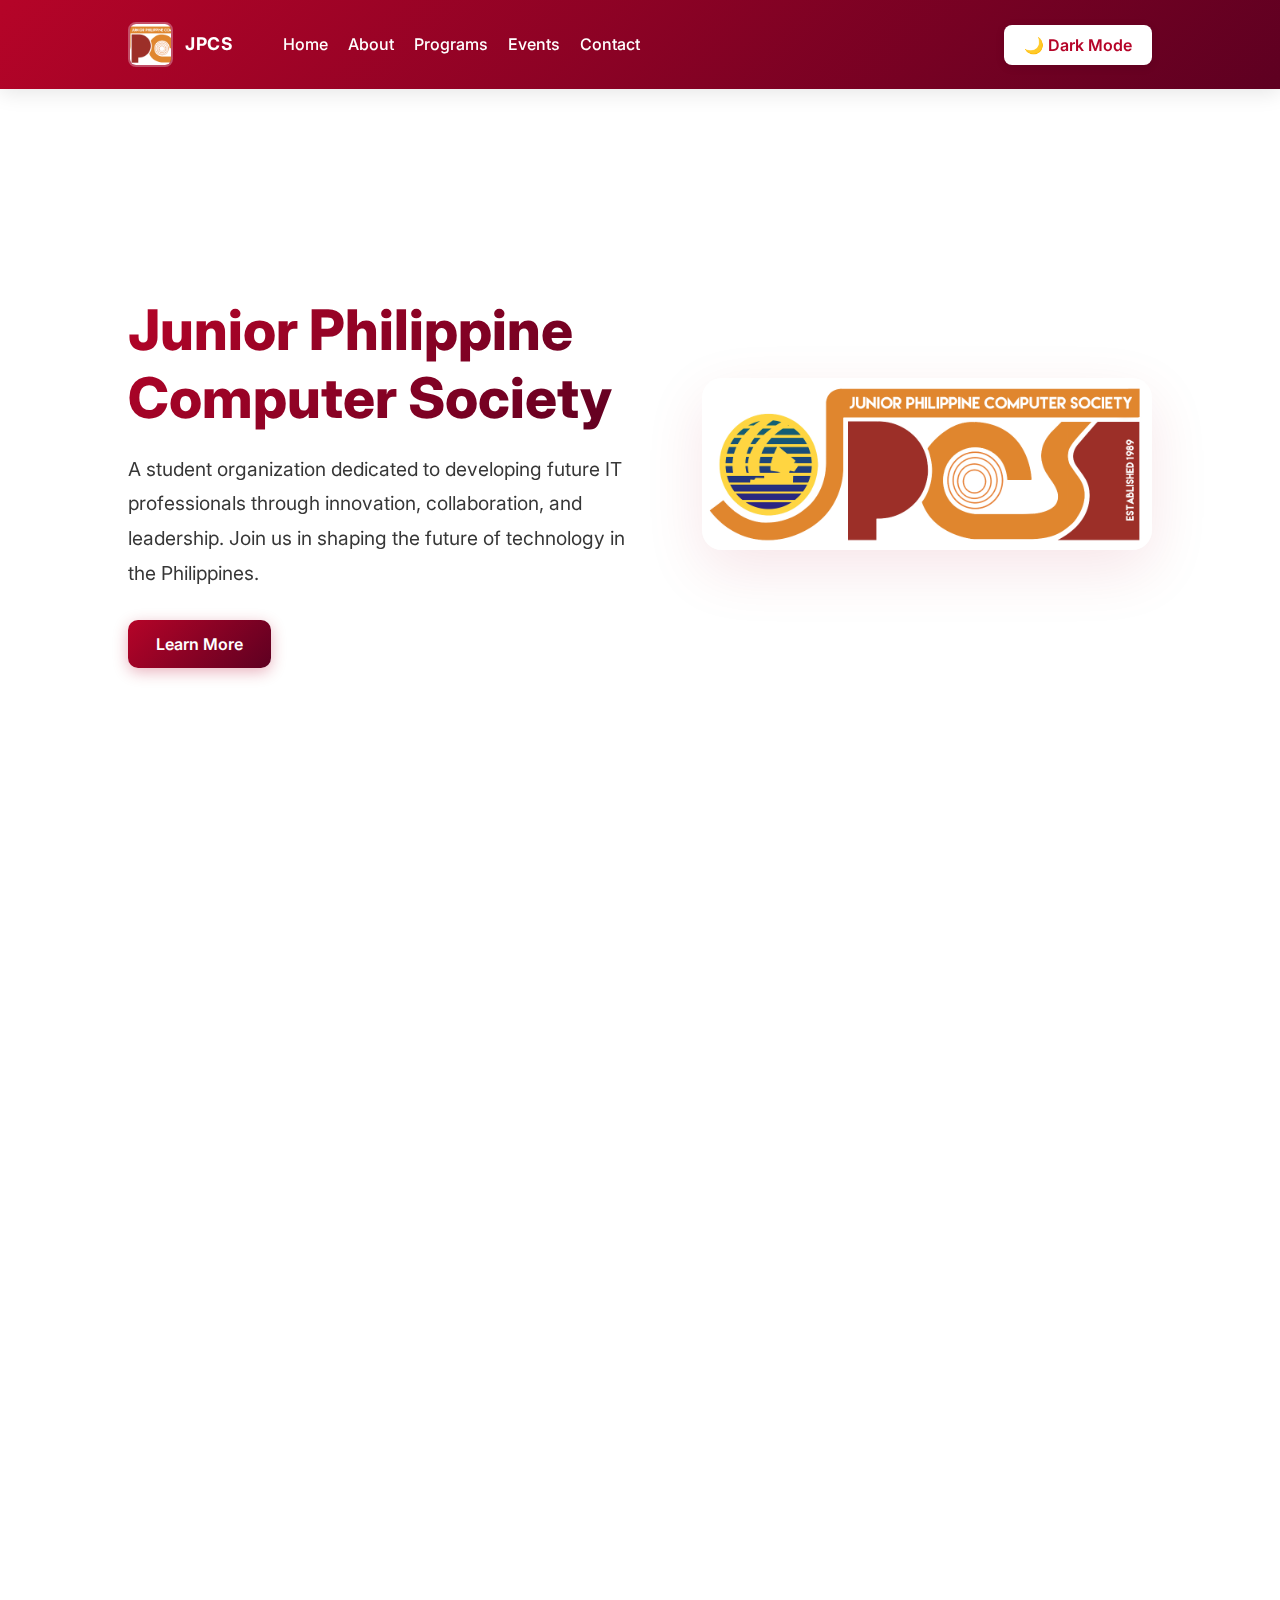
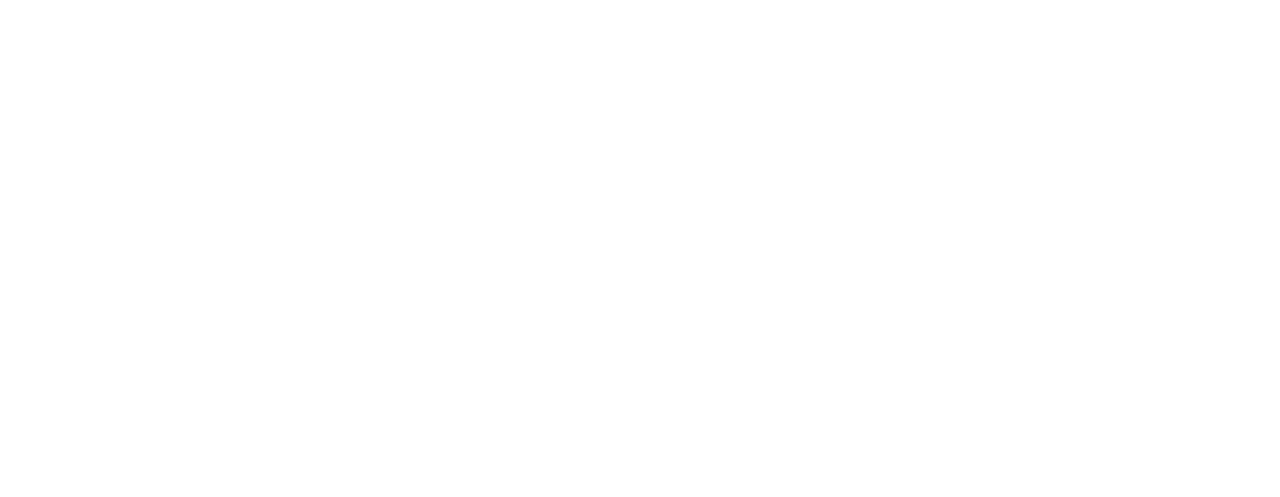
<file: PRELIM-EXAM/index.html>
<!DOCTYPE html>
<html>
<head>
  <title>JPCS | Home</title>
  <link rel="stylesheet" href="css/style.css">
  <link rel="preconnect" href="https://fonts.googleapis.com">
  <link rel="preconnect" href="https://fonts.gstatic.com" crossorigin>
  <link href="https://fonts.googleapis.com/css2?family=Inter:wght@400;500;600;700;800&display=swap" rel="stylesheet">
</head>
<body>

<nav>
  <div class="nav-left">
    <a href="index.html" class="logo-container">
      <img src="images/JPCSlogo.jpg" alt="JPCS Logo" class="logo">
      <span class="logo-text">JPCS</span>
    </a>
    <div class="nav-links">
      <a href="index.html">Home</a>
      <a href="about.html">About</a>
      <a href="programs.html">Programs</a>
      <a href="events.html">Events</a>
      <a href="contact.html">Contact</a>
    </div>
  </div>
  <button id="darkToggle" class="toggle">🌙 Dark Mode</button>
</nav>

<div class="container">

  <section class="hero fade">
    <div class="hero-text">
      <h1>Junior Philippine Computer Society</h1>
      <p>
        A student organization dedicated to developing future IT professionals
        through innovation, collaboration, and leadership. Join us in shaping
        the future of technology in the Philippines.
      </p>
      <button onclick="location.href='about.html'">Learn More</button>
    </div>

    <img src="images/JPCSlogo.jpg" alt="Technology and Innovation">
  </section>

  <section class="section fade">
    <h2>What We Do</h2>
    <div class="card card-with-image">
      <img src="images/jpcs-mol.jpg" alt="Workshop" class="card-image">
      <div class="card-content">
        <p>
          We organize workshops, seminars, and projects that enhance both technical
          and professional skills. Our programs are designed to prepare students for
          real-world challenges in the IT industry.
        </p>
      </div>
    </div>
  </section>

  <div class="image-section fade">
    <img src="images/jpcs-mol2.jpg" alt="Team Collaboration">
    <div class="image-section-content">
      <h3>Collaborative Learning</h3>
      <p>
        Work alongside fellow students on exciting projects, share knowledge,
        and build lasting connections in the tech community. Together, we grow
        stronger and more capable.
      </p>
    </div>
  </div>

  <div class="image-section fade">
    <div class="image-section-content">
      <h3>Industry Connections</h3>
      <p>
        Connect with industry professionals, attend exclusive tech talks, and
        gain insights into the latest trends and opportunities in information
        technology.
      </p>
    </div>
    <img src="images/jpcs-mol1.jpg" alt="Industry Professionals">
  </div>

</div>

<script src="js/main.js"></script>
</body>
</html>
</file>
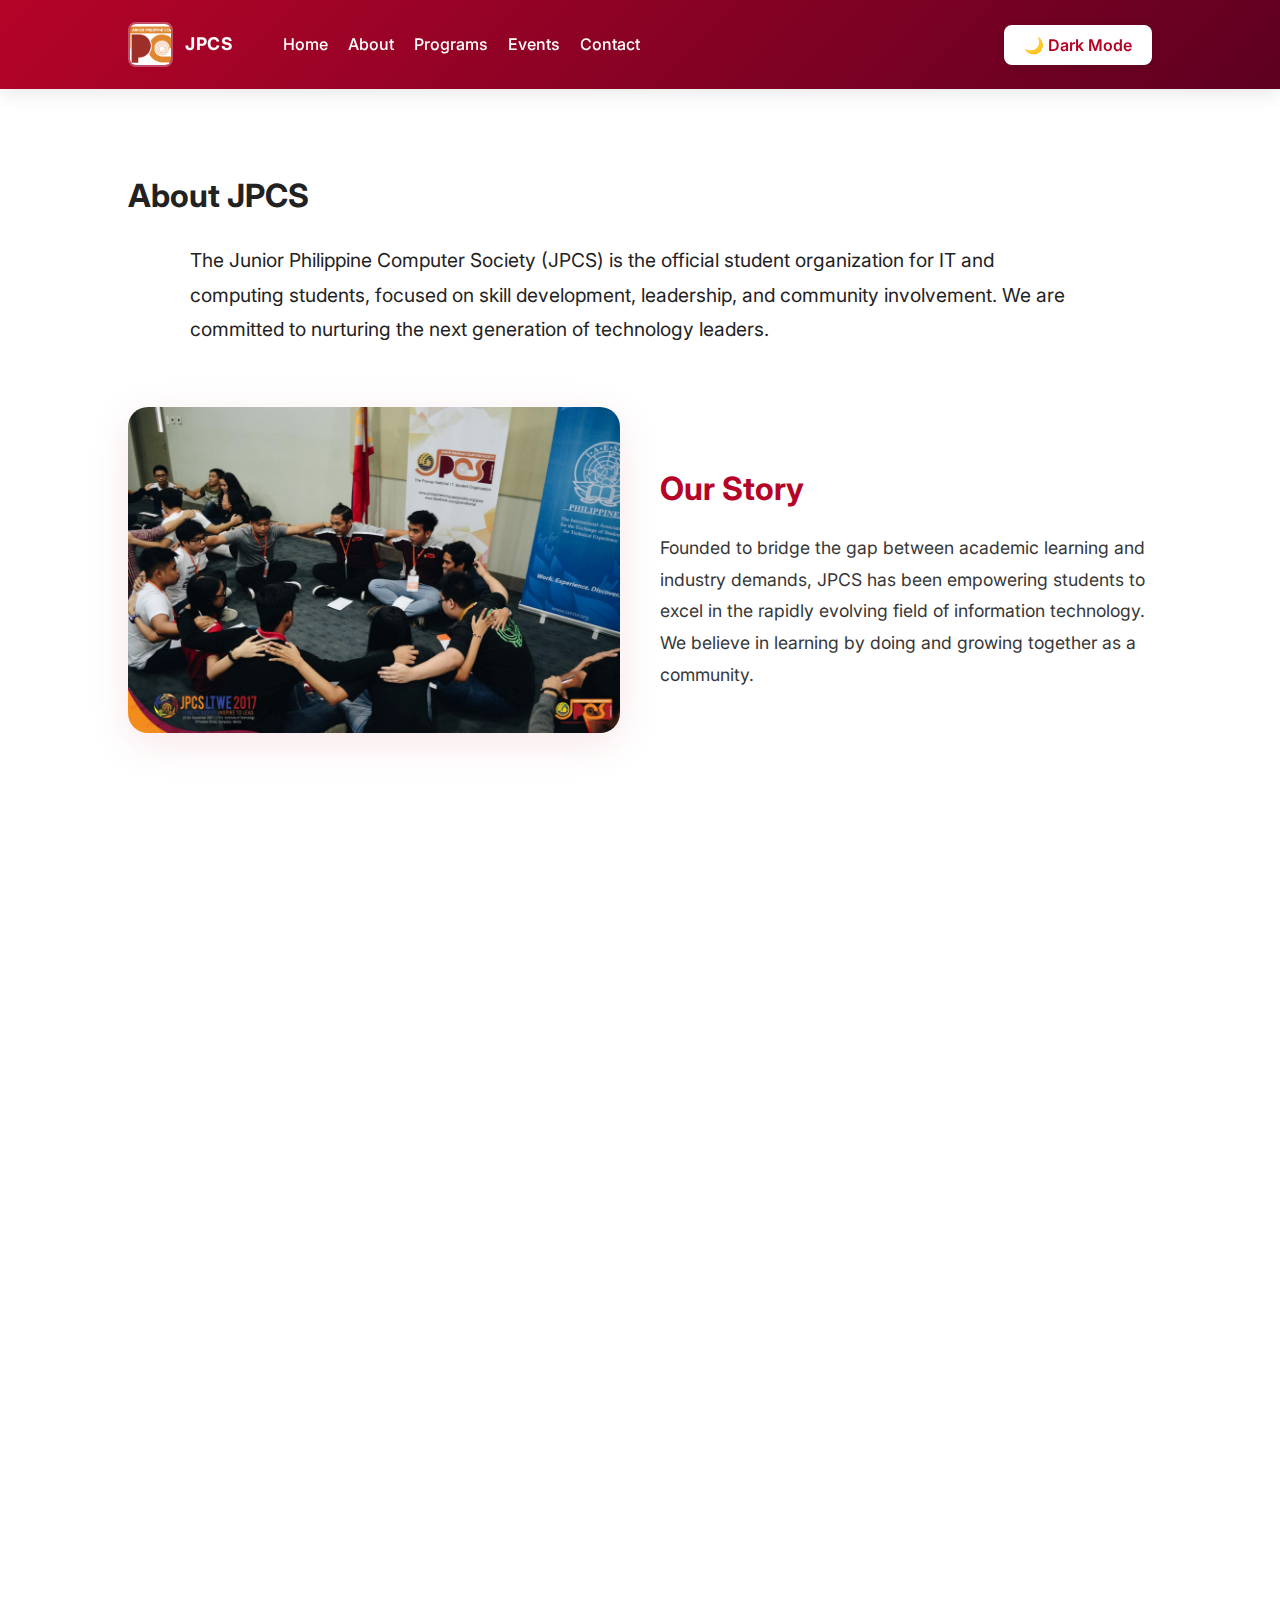
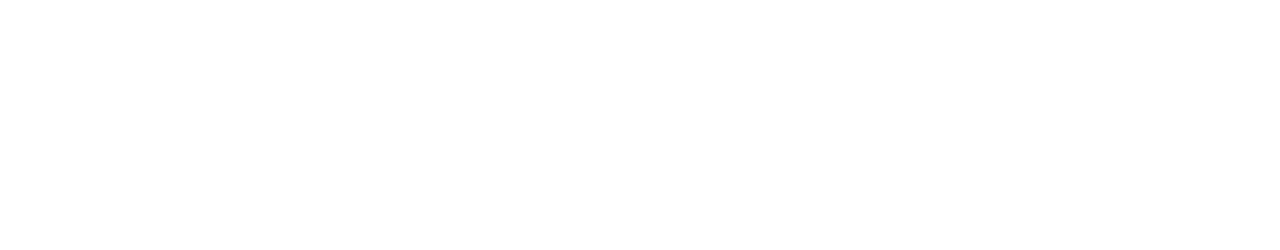
<file: PRELIM-EXAM/about.html>
<!DOCTYPE html>
<html>
<head>
  <title>About JPCS</title>
  <link rel="stylesheet" href="css/style.css">
  <link rel="preconnect" href="https://fonts.googleapis.com">
  <link rel="preconnect" href="https://fonts.gstatic.com" crossorigin>
  <link href="https://fonts.googleapis.com/css2?family=Inter:wght@400;500;600;700;800&display=swap" rel="stylesheet">
</head>
<body>

<nav>
  <div class="nav-left">
    <a href="index.html" class="logo-container">
      <img src="images/JPCSlogo.jpg" alt="JPCS Logo" class="logo">
      <span class="logo-text">JPCS</span>
    </a>
    <div class="nav-links">
      <a href="index.html">Home</a>
      <a href="about.html">About</a>
      <a href="programs.html">Programs</a>
      <a href="events.html">Events</a>
      <a href="contact.html">Contact</a>
    </div>
  </div>
  <button id="darkToggle" class="toggle">🌙 Dark Mode</button>
</nav>

<div class="container">

  <section class="fade">
    <h1>About JPCS</h1>
    <p style="font-size: 1.2rem; line-height: 1.8; max-width: 900px; margin: 20px auto;">
      The Junior Philippine Computer Society (JPCS) is the official student organization 
      for IT and computing students, focused on skill development, leadership, and 
      community involvement. We are committed to nurturing the next generation of 
      technology leaders.
    </p>
  </section>

  <div class="image-section fade">
    <img src="images/jpcs61.jpg" alt="JPCS Team">
    <div class="image-section-content">
      <h3>Our Story</h3>
      <p>
        Founded to bridge the gap between academic learning and industry demands,
        JPCS has been empowering students to excel in the rapidly evolving field
        of information technology. We believe in learning by doing and growing
        together as a community.
      </p>
    </div>
  </div>

  <section class="section fade">
    <h2>Mission</h2>
    <div class="card card-with-image">
      <img src="images/vision-and-mission.png" alt="Our Mission" class="card-image">
      <div class="card-content">
        <p style="font-size: 1.1rem;">
          To develop competent, innovative, and socially responsible IT students who are
          prepared to meet the challenges of the digital age. We strive to create an
          environment where knowledge, creativity, and collaboration thrive.
        </p>
      </div>
    </div>
  </section>

  <section class="section fade">
    <h2>Vision</h2>
    <div class="card card-with-image">
      <img src="images/vision-and-mission.png" alt="Our Vision" class="card-image">
      <div class="card-content">
        <p style="font-size: 1.1rem;">
          A community of empowered students contributing to technological progress and
          innovation in the Philippines. We envision a future where JPCS alumni lead
          the way in transforming industries through technology.
        </p>
      </div>
    </div>
  </section>

  <section class="section fade">
    <h2>Core Values</h2>
    <div class="card">
      <p style="font-size: 1.1rem;">
        <strong style="color: var(--purple);">Excellence</strong> • 
        <strong style="color: var(--purple);">Innovation</strong> • 
        <strong style="color: var(--purple);">Integrity</strong> • 
        <strong style="color: var(--purple);">Collaboration</strong> • 
        <strong style="color: var(--purple);">Social Responsibility</strong>
      </p>
    </div>
  </section>

</div>

<script src="js/main.js"></script>
</body>
</html>
</file>
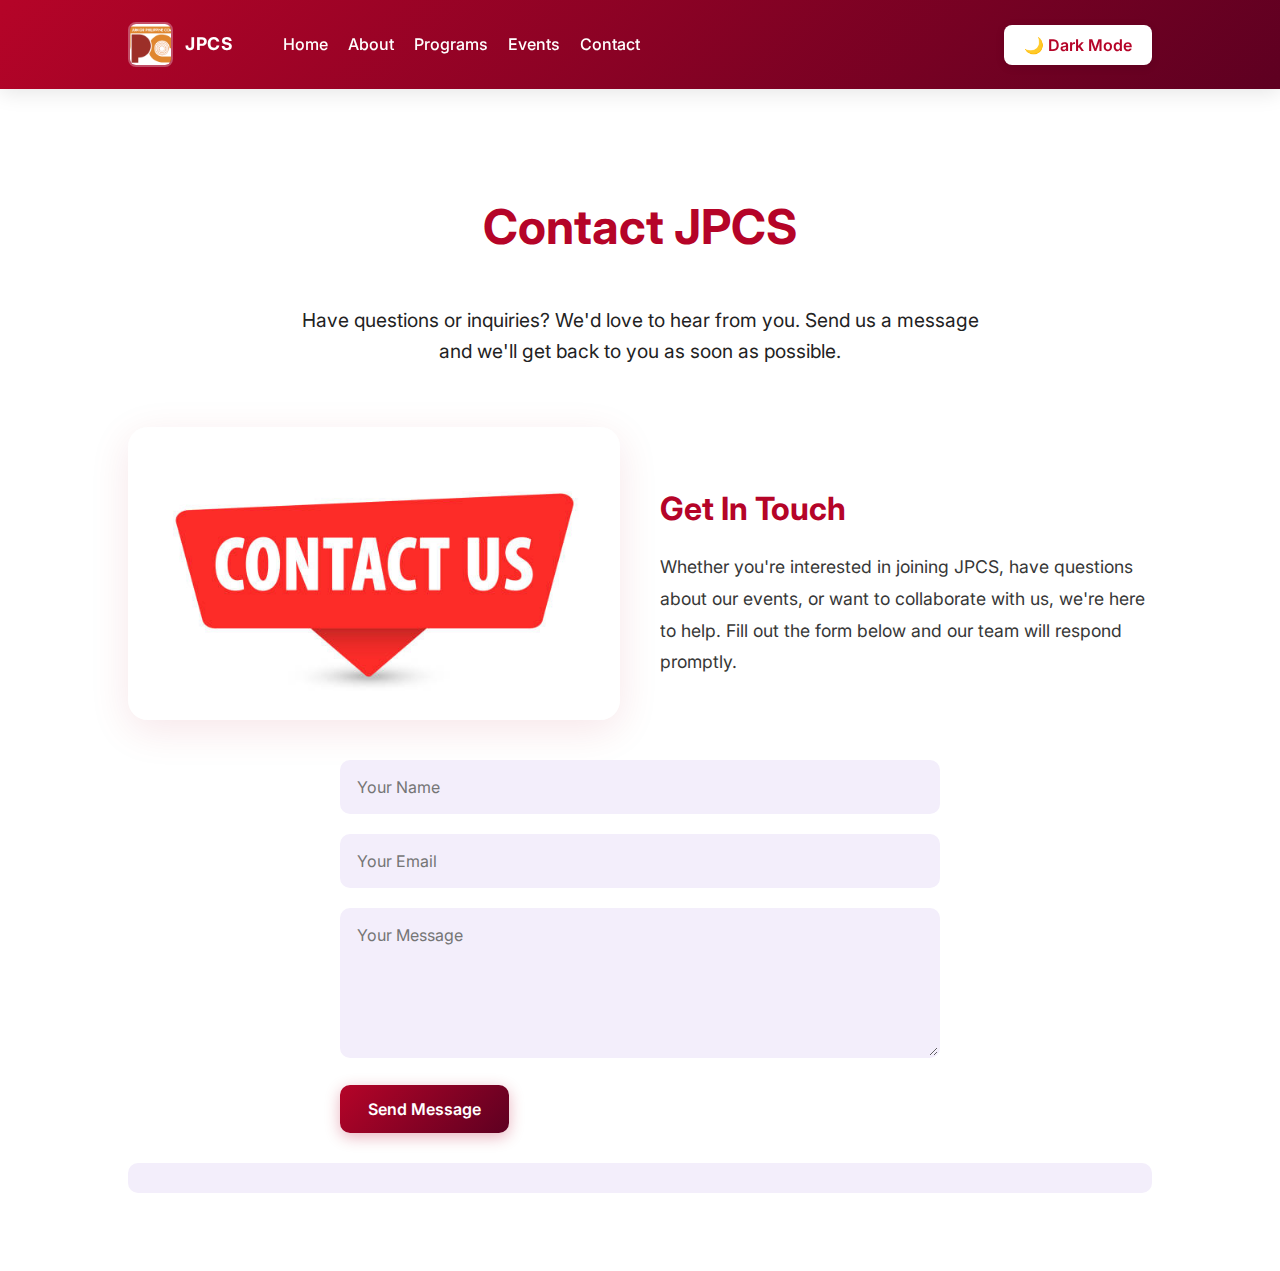
<file: PRELIM-EXAM/contact.html>
<!DOCTYPE html>
<html>
<head>
  <title>Contact JPCS</title>
  <link rel="stylesheet" href="css/style.css">
  <link rel="preconnect" href="https://fonts.googleapis.com">
  <link rel="preconnect" href="https://fonts.gstatic.com" crossorigin>
  <link href="https://fonts.googleapis.com/css2?family=Inter:wght@400;500;600;700;800&display=swap" rel="stylesheet">
</head>
<body>

<nav>
  <div class="nav-left">
    <a href="index.html" class="logo-container">
      <img src="images/JPCSlogo.jpg" alt="JPCS Logo" class="logo">
      <span class="logo-text">JPCS</span>
    </a>
    <div class="nav-links">
      <a href="index.html">Home</a>
      <a href="about.html">About</a>
      <a href="programs.html">Programs</a>
      <a href="events.html">Events</a>
      <a href="contact.html">Contact</a>
    </div>
  </div>
  <button id="darkToggle" class="toggle">🌙 Dark Mode</button>
</nav>

<div class="container">
  <h2 class="fade" style="text-align: center; color: var(--purple); font-size: 3rem;">Contact JPCS</h2>
  <p class="fade" style="text-align: center; font-size: 1.2rem; max-width: 700px; margin: 20px auto 40px;">
    Have questions or inquiries? We'd love to hear from you. Send us a message and 
    we'll get back to you as soon as possible.
  </p>

  <div class="image-section fade" style="margin-bottom: 40px;">
    <img src="images/contact-us.jpg" alt="Contact Us">
    <div class="image-section-content">
      <h3>Get In Touch</h3>
      <p>
        Whether you're interested in joining JPCS, have questions about our events,
        or want to collaborate with us, we're here to help. Fill out the form below
        and our team will respond promptly.
      </p>
    </div>
  </div>

  <form id="contactForm" class="fade">
    <input id="name" placeholder="Your Name" required>
    <input id="email" type="email" placeholder="Your Email" required>
    <textarea id="message" placeholder="Your Message" required></textarea>
    <button type="submit">Send Message</button>
  </form>

  <p id="status"></p>
</div>

<script src="js/contact.js"></script>
<script src="js/main.js"></script>
</body>
</html>
</file>
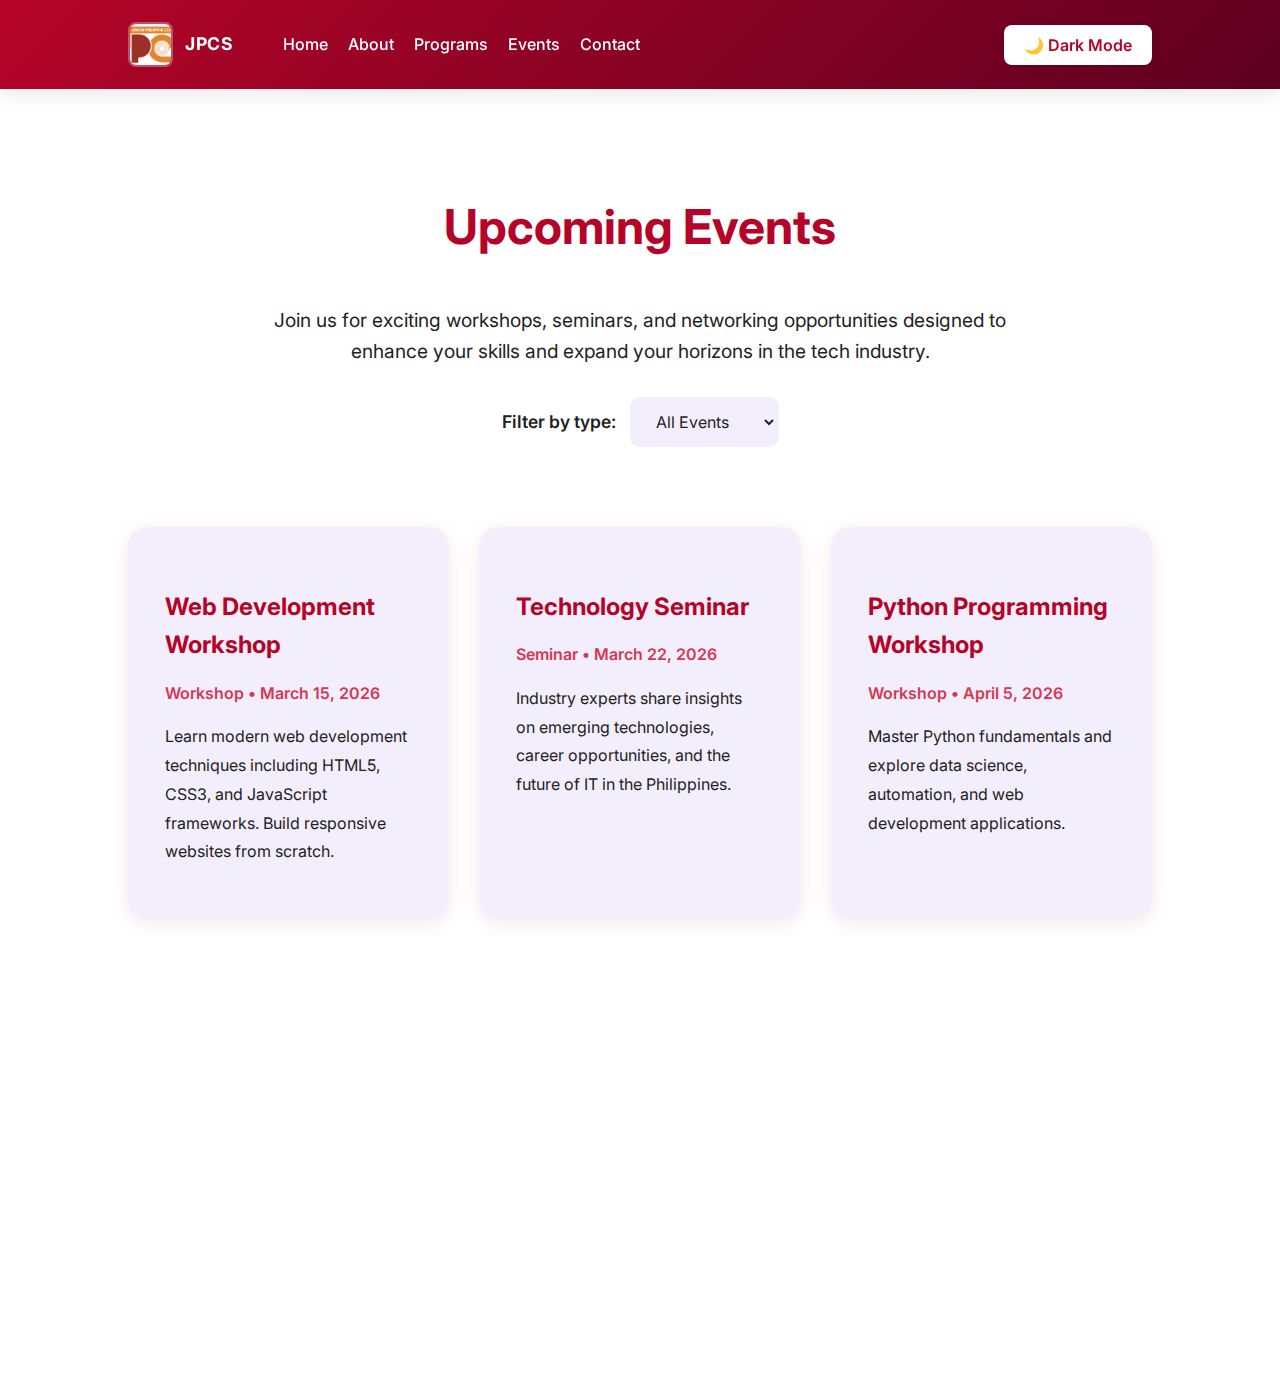
<file: PRELIM-EXAM/events.html>
<!DOCTYPE html>
<html>
<head>
  <title>JPCS Events</title>
  <link rel="stylesheet" href="css/style.css">
  <link rel="preconnect" href="https://fonts.googleapis.com">
  <link rel="preconnect" href="https://fonts.gstatic.com" crossorigin>
  <link href="https://fonts.googleapis.com/css2?family=Inter:wght@400;500;600;700;800&display=swap" rel="stylesheet">
</head>
<body>

<nav>
  <div class="nav-left">
    <a href="index.html" class="logo-container">
      <img src="images/JPCSlogo.jpg" alt="JPCS Logo" class="logo">
      <span class="logo-text">JPCS</span>
    </a>
    <div class="nav-links">
      <a href="index.html">Home</a>
      <a href="about.html">About</a>
      <a href="programs.html">Programs</a>
      <a href="events.html">Events</a>
      <a href="contact.html">Contact</a>
    </div>
  </div>
  <button id="darkToggle" class="toggle">🌙 Dark Mode</button>
</nav>

<div class="container">
  <h2 class="fade" style="text-align: center; color: var(--purple); font-size: 3rem;">Upcoming Events</h2>
  <p class="fade" style="text-align: center; font-size: 1.2rem; max-width: 800px; margin: 20px auto 30px;">
    Join us for exciting workshops, seminars, and networking opportunities designed to
    enhance your skills and expand your horizons in the tech industry.
  </p>

  <div style="text-align: center; margin: 30px 0;">
    <label for="filter" style="font-weight: 600; margin-right: 10px; font-size: 1.1rem;">Filter by type:</label>
    <select id="filter">
      <option value="all">All Events</option>
      <option value="Workshop">Workshops</option>
      <option value="Seminar">Seminars</option>
    </select>
  </div>

  <div id="eventList"></div>
</div>

<div class="modal" id="modal">
  <div class="modal-content">
    <h3 style="color: var(--purple); margin-bottom: 20px;">Event Details</h3>
    <p id="modalText" style="font-size: 1.2rem; line-height: 1.8;"></p>
    <button onclick="closeModal()">Close</button>
  </div>
</div>

<script src="js/main.js"></script>
<script src="js/events.js"></script>
</body>
</html>
</file>
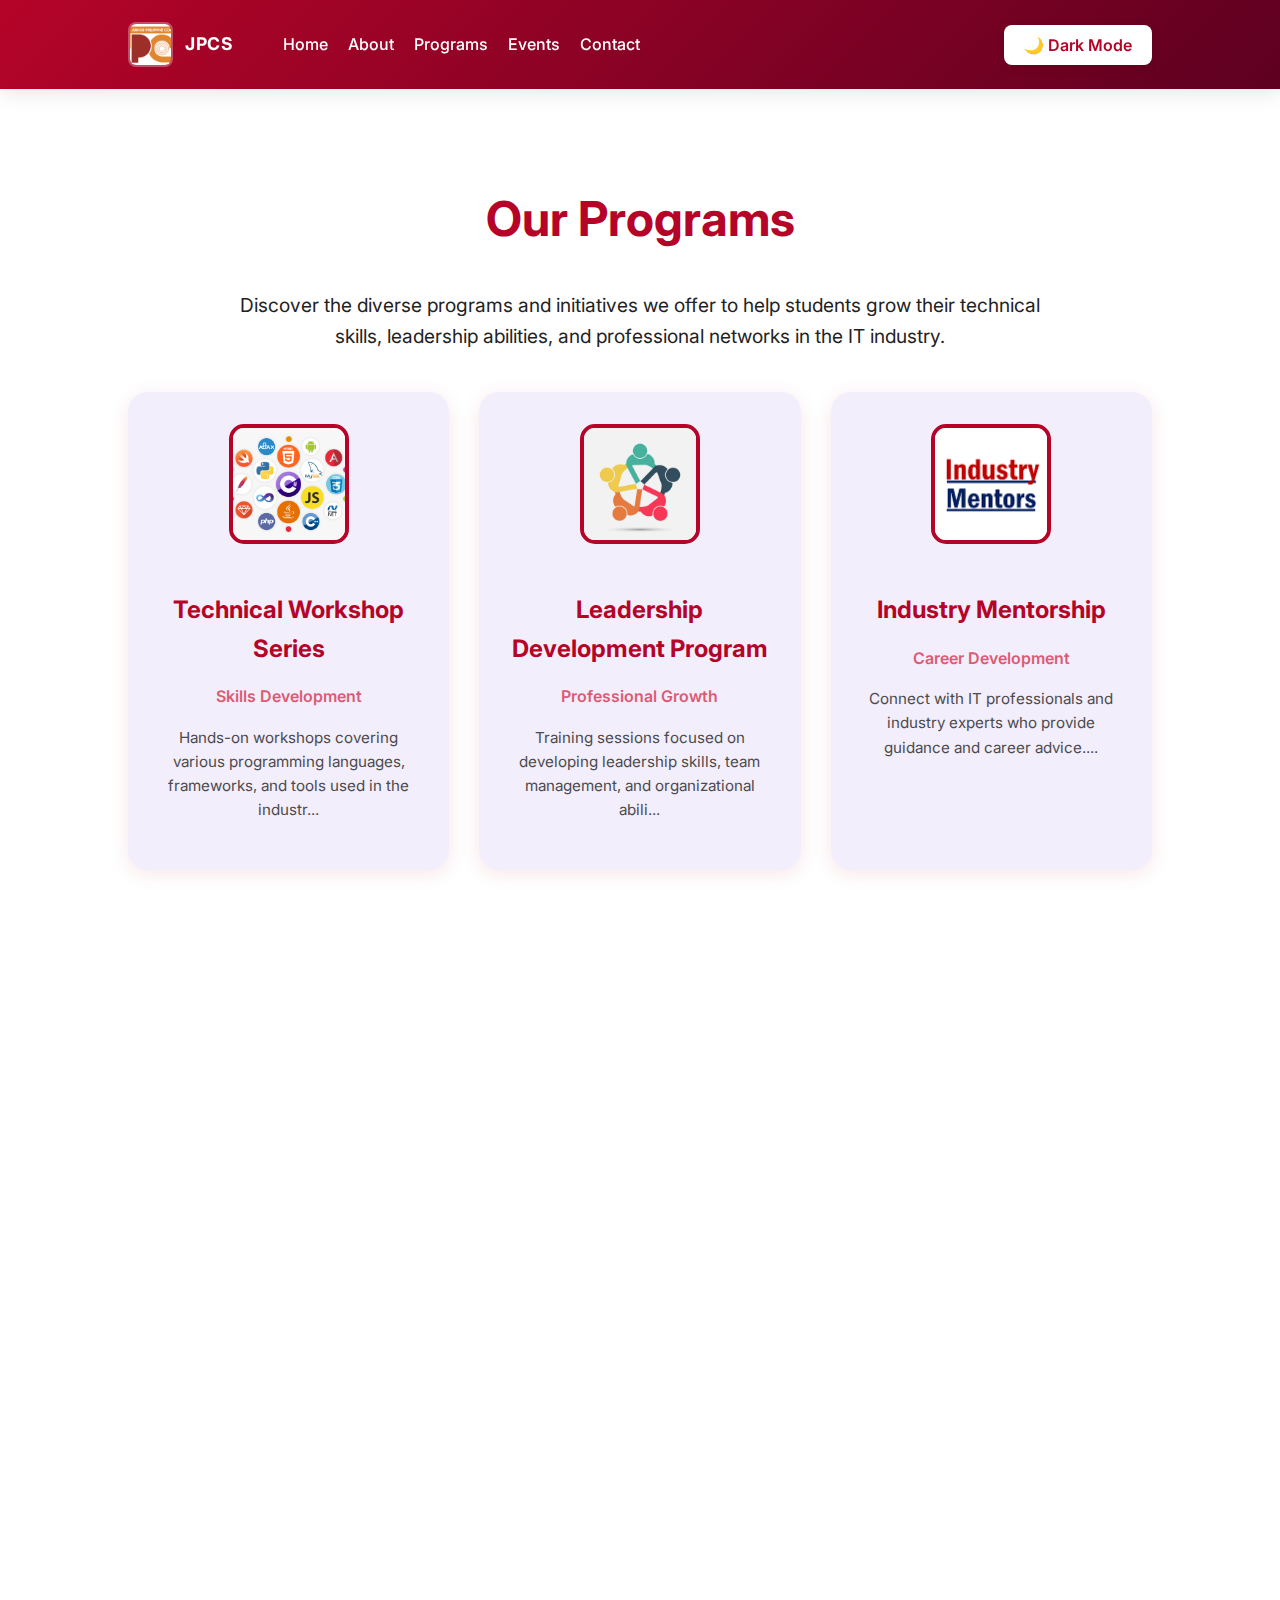
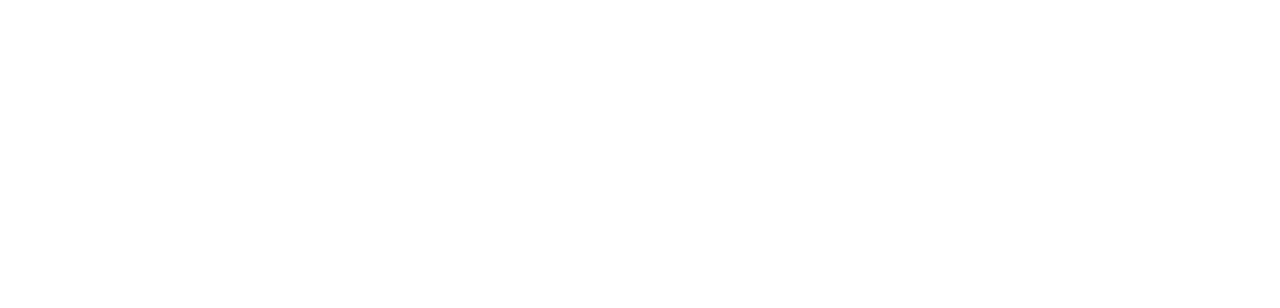
<file: PRELIM-EXAM/programs.html>
<!DOCTYPE html>
<html>
<head>
  <title>JPCS Programs</title>
  <link rel="stylesheet" href="css/style.css">
  <link rel="preconnect" href="https://fonts.googleapis.com">
  <link rel="preconnect" href="https://fonts.gstatic.com" crossorigin>
  <link href="https://fonts.googleapis.com/css2?family=Inter:wght@400;500;600;700;800&display=swap" rel="stylesheet">
</head>
<body>

<nav>
  <div class="nav-left">
    <a href="index.html" class="logo-container">
      <img src="images/JPCSlogo.jpg" alt="JPCS Logo" class="logo">
      <span class="logo-text">JPCS</span>
    </a>
    <div class="nav-links">
      <a href="index.html">Home</a>
      <a href="about.html">About</a>
      <a href="programs.html">Programs</a>
      <a href="events.html">Events</a>
      <a href="contact.html">Contact</a>
    </div>
  </div>
  <button id="darkToggle" class="toggle">🌙 Dark Mode</button>
</nav>

<div class="container">
  <h1 class="fade" style="text-align: center; color: var(--purple); font-size: 3rem;">Our Programs</h1>
  <p class="fade" style="text-align: center; font-size: 1.2rem; max-width: 800px; margin: 20px auto 40px;">
    Discover the diverse programs and initiatives we offer to help students grow their
    technical skills, leadership abilities, and professional networks in the IT industry.
  </p>

  <div id="programList"></div>
</div>

<!-- MODAL -->
<div class="modal" id="programModal">
  <div class="modal-content">
    <h3 id="programName"></h3>
    <p id="programCategory" style="color: var(--purple); font-size: 1.1rem; font-weight: 600; margin: 10px 0;"></p>
    <p id="programDesc" style="line-height: 1.8; margin: 20px 0;"></p>
    <p id="programBenefits" style="line-height: 1.8; margin: 20px 0; font-weight: 500;"></p>
    <button onclick="closeProgram()">Close</button>
  </div>
</div>

<!-- IMPORTANT: main.js FIRST -->
<script src="js/main.js"></script>
<script src="js/programs.js"></script>
</body>
</html>
</file>
<file: PRELIM-EXAM/css/style.css>
:root {
  --purple: #b50428;
  --purple-dark: #5e0021;
  --purple-light: #d63753;
  --bg: #ffffff;
  --text: #222;
  --card: #f3eefb;
  --shadow: rgba(181, 4, 40, 0.1);
  --shadow-hover: rgba(181, 4, 40, 0.2);
}

body.dark {
  --bg: #0a0a0a;
  --text: #f5f5f5;
  --card: #1a1a1a;
  --shadow: rgba(245, 245, 245, 0.05);
  --shadow-hover: rgba(245, 245, 245, 0.1);
}

* {
  box-sizing: border-box;
  font-family: "Inter", "Segoe UI", sans-serif;
}

body {
  margin: 0;
  background: var(--bg);
  color: var(--text);
  transition: background 0.4s ease, color 0.4s ease;
  line-height: 1.6;
}

/* NAVBAR */
nav {
  background: linear-gradient(135deg, var(--purple) 0%, var(--purple-dark) 100%);
  padding: 14px 10%;
  display: flex;
  justify-content: space-between;
  align-items: center;
  box-shadow: 0 4px 20px rgba(0, 0, 0, 0.1);
  position: sticky;
  top: 0;
  z-index: 1000;
  backdrop-filter: blur(10px);
}

.nav-left {
  display: flex;
  align-items: center;
  gap: 30px;
}

.logo-container {
  display: flex;
  align-items: center;
  gap: 12px;
  text-decoration: none;
  transition: transform 0.3s ease;
}

.logo-container:hover {
  transform: scale(1.05);
}

.logo {
  width: 45px;
  height: 45px;
  border-radius: 8px;
  object-fit: cover;
  border: 2px solid rgba(255, 255, 255, 0.3);
  transition: border-color 0.3s ease;
}

.logo-container:hover .logo {
  border-color: rgba(255, 255, 255, 0.8);
}

.logo-text {
  color: white;
  font-weight: 700;
  font-size: 1.1rem;
  letter-spacing: 0.5px;
}

.nav-links {
  display: flex;
  align-items: center;
}

nav a {
  color: white;
  text-decoration: none;
  margin-right: 20px;
  font-weight: 500;
  position: relative;
  padding: 8px 0;
  transition: color 0.3s ease;
}

nav a::after {
  content: "";
  position: absolute;
  left: 0;
  bottom: 0;
  width: 0;
  height: 3px;
  background: white;
  transition: width 0.3s ease;
  border-radius: 2px;
}

nav a:hover {
  color: rgba(255, 255, 255, 0.9);
}

nav a:hover::after {
  width: 100%;
}

.toggle {
  background: white;
  color: var(--purple);
  border: none;
  padding: 10px 20px;
  border-radius: 8px;
  cursor: pointer;
  font-weight: 600;
  transition: all 0.3s ease;
  box-shadow: 0 2px 10px rgba(0, 0, 0, 0.1);
}

.toggle:hover {
  transform: translateY(-2px);
  box-shadow: 0 4px 15px rgba(0, 0, 0, 0.2);
}

/* LAYOUT */
.container {
  padding: 60px 10%;
  max-width: 1400px;
  margin: 0 auto;
}

/* HERO */
.hero {
  display: flex;
  align-items: center;
  gap: 60px;
  min-height: 70vh;
  padding: 40px 0;
}

.hero-text h1 {
  font-size: 3.5rem;
  color: var(--purple);
  margin-bottom: 20px;
  line-height: 1.2;
  font-weight: 800;
  background: linear-gradient(135deg, var(--purple) 0%, var(--purple-dark) 100%);
  -webkit-background-clip: text;
  -webkit-text-fill-color: transparent;
  background-clip: text;
}

.hero-text p {
  font-size: 1.2rem;
  line-height: 1.8;
  color: var(--text);
  opacity: 0.9;
  margin-bottom: 30px;
}

.hero img {
  max-width: 450px;
  width: 100%;
  border-radius: 20px;
  box-shadow: 0 20px 60px var(--shadow);
  animation: float 3s ease-in-out infinite;
  transition: transform 0.3s ease, box-shadow 0.3s ease;
}

.hero img:hover {
  transform: scale(1.05) translateY(-10px);
  box-shadow: 0 30px 80px var(--shadow-hover);
}

@keyframes float {
  0%, 100% { transform: translateY(0); }
  50% { transform: translateY(-15px); }
}

/* SECTIONS */
.section {
  margin-top: 80px;
}

.section h2 {
  font-size: 2.5rem;
  color: var(--purple);
  margin-bottom: 20px;
  font-weight: 700;
}

.card {
  background: var(--card);
  padding: 35px;
  border-radius: 20px;
  margin-top: 20px;
  cursor: pointer;
  box-shadow: 0 4px 20px var(--shadow);
  transition: all 0.4s cubic-bezier(0.175, 0.885, 0.32, 1.275);
  border: 2px solid transparent;
  position: relative;
  overflow: hidden;
}

.card::before {
  content: "";
  position: absolute;
  top: 0;
  left: -100%;
  width: 100%;
  height: 100%;
  background: linear-gradient(90deg, transparent, rgba(181, 4, 40, 0.1), transparent);
  transition: left 0.5s ease;
}

.card:hover::before {
  left: 100%;
}

.card:hover {
  transform: translateY(-10px) scale(1.02);
  box-shadow: 0 20px 40px var(--shadow-hover);
  border-color: var(--purple-light);
}

.card-with-image {
  display: flex;
  align-items: center;
  gap: 30px;
  padding: 30px;
}

.card-image {
  width: 150px;
  height: 150px;
  object-fit: cover;
  border-radius: 15px;
  flex-shrink: 0;
  transition: transform 0.3s ease;
}

.card:hover .card-image {
  transform: scale(1.1) rotate(3deg);
}

.card-content {
  flex: 1;
}

/* IMAGE SECTIONS */
.image-section {
  display: grid;
  grid-template-columns: 1fr 1fr;
  gap: 40px;
  align-items: center;
  margin: 60px 0;
}

.image-section img {
  width: 100%;
  border-radius: 20px;
  box-shadow: 0 10px 40px var(--shadow);
  transition: transform 0.4s ease, box-shadow 0.4s ease;
}

.image-section img:hover {
  transform: scale(1.05);
  box-shadow: 0 20px 60px var(--shadow-hover);
}

.image-section-content h3 {
  color: var(--purple);
  font-size: 2rem;
  margin-bottom: 15px;
}

.image-section-content p {
  font-size: 1.1rem;
  line-height: 1.8;
  opacity: 0.9;
}

/* BUTTONS */
button {
  background: linear-gradient(135deg, var(--purple) 0%, var(--purple-dark) 100%);
  color: white;
  border: none;
  padding: 14px 28px;
  border-radius: 10px;
  cursor: pointer;
  font-weight: 600;
  font-size: 1rem;
  transition: all 0.3s ease;
  box-shadow: 0 4px 15px rgba(181, 4, 40, 0.3);
}

button:hover {
  transform: translateY(-3px) scale(1.05);
  box-shadow: 0 8px 25px rgba(181, 4, 40, 0.4);
}

button:active {
  transform: translateY(-1px) scale(1.02);
}

/* FADE ANIMATION */
.fade {
  opacity: 0;
  transform: translateY(40px);
  transition: opacity 0.8s ease, transform 0.8s ease;
}

.fade.show {
  opacity: 1;
  transform: translateY(0);
}

/* MODAL */
.modal {
  display: none;
  position: fixed;
  inset: 0;
  background: rgba(0, 0, 0, 0.7);
  justify-content: center;
  align-items: center;
  z-index: 2000;
  backdrop-filter: blur(5px);
  animation: modalFadeIn 0.3s ease;
}

@keyframes modalFadeIn {
  from {
    opacity: 0;
  }
  to {
    opacity: 1;
  }
}

.modal-content {
  background: var(--bg);
  padding: 40px;
  border-radius: 20px;
  max-width: 500px;
  width: 90%;
  text-align: center;
  box-shadow: 0 20px 60px rgba(0, 0, 0, 0.3);
  animation: modalSlideIn 0.4s ease;
  border: 2px solid var(--purple-light);
}

@keyframes modalSlideIn {
  from {
    transform: translateY(-50px) scale(0.9);
    opacity: 0;
  }
  to {
    transform: translateY(0) scale(1);
    opacity: 1;
  }
}

.modal-content h3 {
  color: var(--purple);
  font-size: 2rem;
  margin-bottom: 15px;
}

/* FORM STYLES */
form {
  max-width: 600px;
  margin: 30px auto;
}

input, textarea {
  width: 100%;
  padding: 15px;
  border: 2px solid var(--card);
  border-radius: 10px;
  background: var(--card);
  color: var(--text);
  font-size: 1rem;
  transition: all 0.3s ease;
  margin-bottom: 20px;
}

input:focus, textarea:focus {
  outline: none;
  border-color: var(--purple);
  box-shadow: 0 0 0 4px rgba(181, 4, 40, 0.1);
  transform: translateY(-2px);
}

textarea {
  min-height: 150px;
  resize: vertical;
  font-family: inherit;
}

select {
  padding: 12px 20px;
  border: 2px solid var(--card);
  border-radius: 10px;
  background: var(--card);
  color: var(--text);
  font-size: 1rem;
  cursor: pointer;
  transition: all 0.3s ease;
  margin-bottom: 30px;
}

select:hover {
  border-color: var(--purple);
}

select:focus {
  outline: none;
  border-color: var(--purple);
  box-shadow: 0 0 0 4px rgba(181, 4, 40, 0.1);
}

#status {
  text-align: center;
  font-weight: 600;
  font-size: 1.1rem;
  margin-top: 20px;
  padding: 15px;
  border-radius: 10px;
  background: var(--card);
}

/* OFFICER CARDS */
.officer-grid {
  display: grid;
  grid-template-columns: repeat(auto-fit, minmax(280px, 1fr));
  gap: 30px;
  margin-top: 40px;
}

.officer-card {
  background: var(--card);
  padding: 30px;
  border-radius: 20px;
  text-align: center;
  cursor: pointer;
  transition: all 0.4s ease;
  border: 2px solid transparent;
  box-shadow: 0 4px 20px var(--shadow);
}

.officer-card:hover {
  transform: translateY(-10px) scale(1.03);
  border-color: var(--purple-light);
  box-shadow: 0 20px 40px var(--shadow-hover);
}

.officer-image {
  width: 120px;
  height: 120px;
  border-radius: 50%;
  object-fit: cover;
  margin: 0 auto 20px;
  border: 4px solid var(--purple);
  transition: all 0.3s ease;
}

.officer-card:hover .officer-image {
  transform: scale(1.1);
  border-color: var(--purple-light);
  box-shadow: 0 8px 30px var(--shadow-hover);
}

.officer-card h3 {
  color: var(--purple);
  font-size: 1.5rem;
  margin-bottom: 10px;
}

.officer-card p {
  color: var(--text);
  opacity: 0.8;
  font-size: 1.1rem;
}

/* RESPONSIVE */
@media (max-width: 900px) {
  nav {
    padding: 12px 5%;
  }

  .nav-left {
    gap: 15px;
  }

  .logo-text {
    display: none;
  }

  .nav-links {
    flex-wrap: wrap;
    gap: 5px;
  }

  nav a {
    margin-right: 15px;
    font-size: 0.9rem;
  }

  .hero {
    flex-direction: column;
    text-align: center;
    gap: 40px;
  }

  .hero-text h1 {
    font-size: 2.5rem;
  }

  .hero-text p {
    font-size: 1.1rem;
  }

  .image-section {
    grid-template-columns: 1fr;
  }

  .card-with-image {
    flex-direction: column;
    text-align: center;
  }

  .container {
    padding: 40px 5%;
  }

  .section h2 {
    font-size: 2rem;
  }
}

@media (max-width: 600px) {
  .hero-text h1 {
    font-size: 2rem;
  }

  nav a {
    margin-right: 10px;
    font-size: 0.85rem;
  }

  .toggle {
    padding: 8px 15px;
    font-size: 0.85rem;
  }
}
</file>
